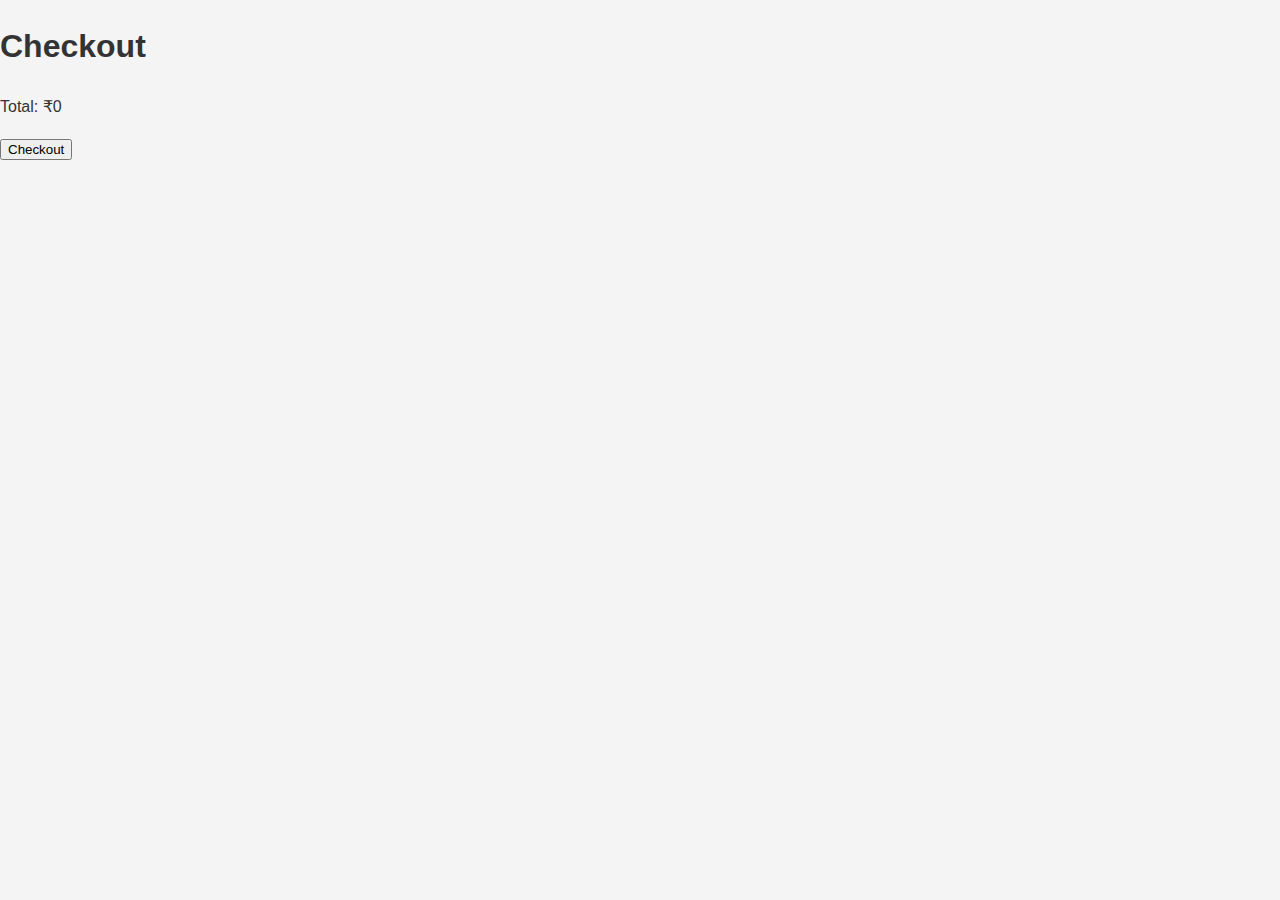
<file: Checkout.html>
<!DOCTYPE html>
<html lang="en">
<head>  
  <link rel="stylesheet" href="styles.css">
</head>
<body>
  <h1>Checkout</h1>
  <div id="cart-items"></div>
  <p id="total-price">Total: ₹0</p>
  
  <button onclick="checkout()">Checkout</button>

  <script>
    // Get cart and total price from localStorage
    let cart = JSON.parse(localStorage.getItem('cart')) || [];
    let totalPrice = parseInt(localStorage.getItem('totalPrice')) || 0;

    // Display cart items
    function displayCart() {
      const cartItemsList = document.getElementById('cart-items');
      cartItemsList.innerHTML = ''; // Clear previous content
      cart.forEach(item => {
        const li = document.createElement('li');
        li.textContent = `${item.name} - ₹${item.price} x ${item.quantity}`;
        cartItemsList.appendChild(li);
      });

      // Display total price
      document.getElementById('total-price').textContent = `Total: ₹${totalPrice}`;
    }

    // Checkout function
    function checkout() {
      if (cart.length === 0) {
        alert('Your cart is empty!');
      } else {
        alert(`Checkout successful! Total: ₹${totalPrice}`);
        // Clear cart and total from localStorage after checkout
        localStorage.removeItem('cart');
        localStorage.removeItem('totalPrice');
        cart = [];
        totalPrice = 0;
        displayCart();
      }
    }

    // Display cart on page load
    document.addEventListener('DOMContentLoaded', displayCart);
  </script>
</body>
</html>
</file>
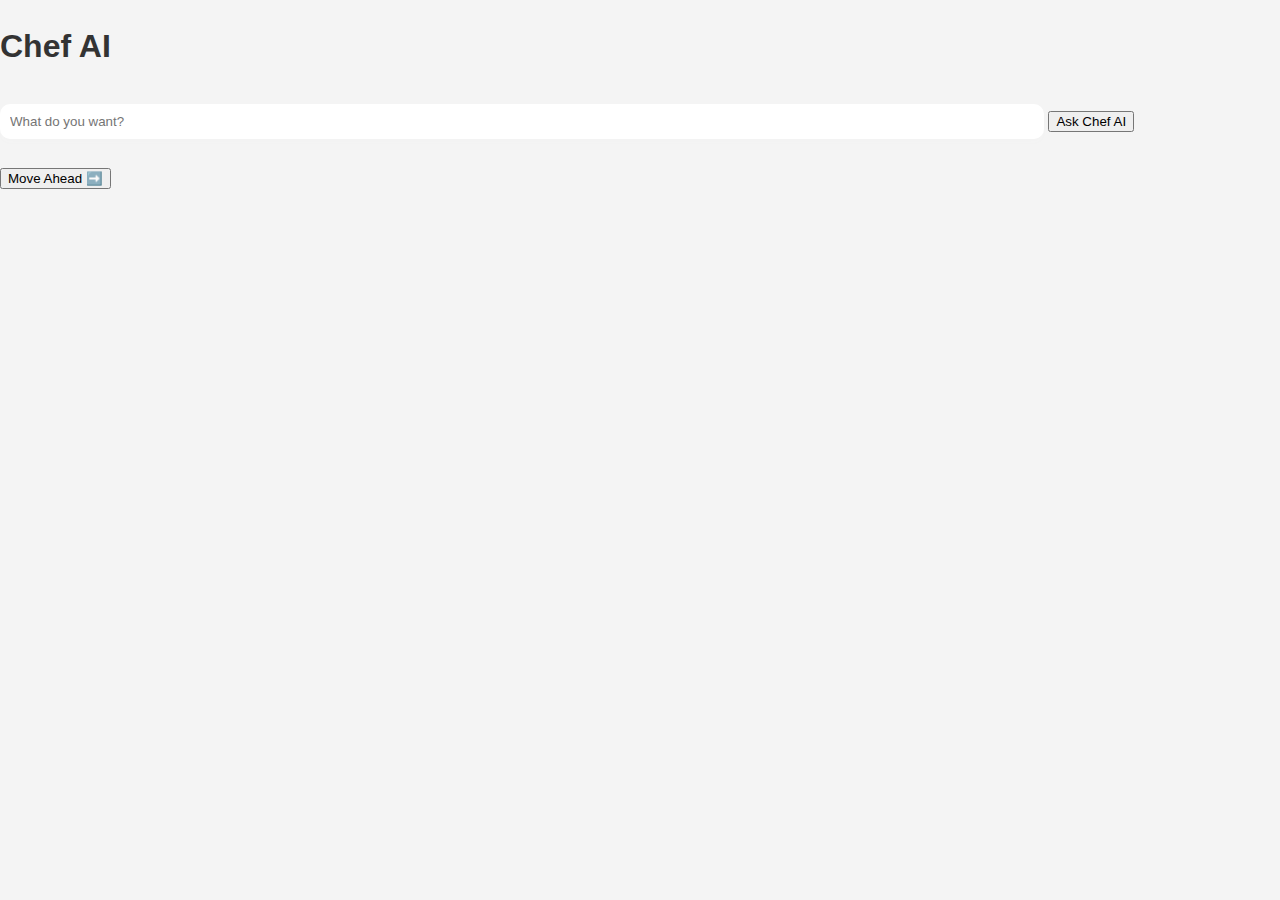
<file: ChefAI.html>
<!DOCTYPE html>
<html lang="en">
<head>
  <meta charset="UTF-8">
  <meta name="viewport" content="width=device-width, initial-scale=1.0">
  <title>Chef AI</title>
  <link rel="stylesheet" href="styles.css">
</head>
<body>
  <h1>Chef AI</h1>
  <div class="chef-ai">
    <input type="text" id="ai-input" placeholder="What do you want?" />
    <button onclick="processRequest()">Ask Chef AI</button>
    <p id="ai-response"></p>
  </div>
  
  <div id="ai-response"></div>
  <button onclick="moveToCheckout()">Move Ahead ➡️</button>

  <script>
    function processRequest() {
      const input = document.getElementById('ai-input').value;
      // Simulate AI response
      document.getElementById('ai-response').innerText = `Chef AI recommends: ${input}`;
    }

    function moveToCheckout() {
      window.location.href = 'Checkout.html';
    }
  </script>
  <script src="scripts.js"></script>
</body>
</html>
</file>
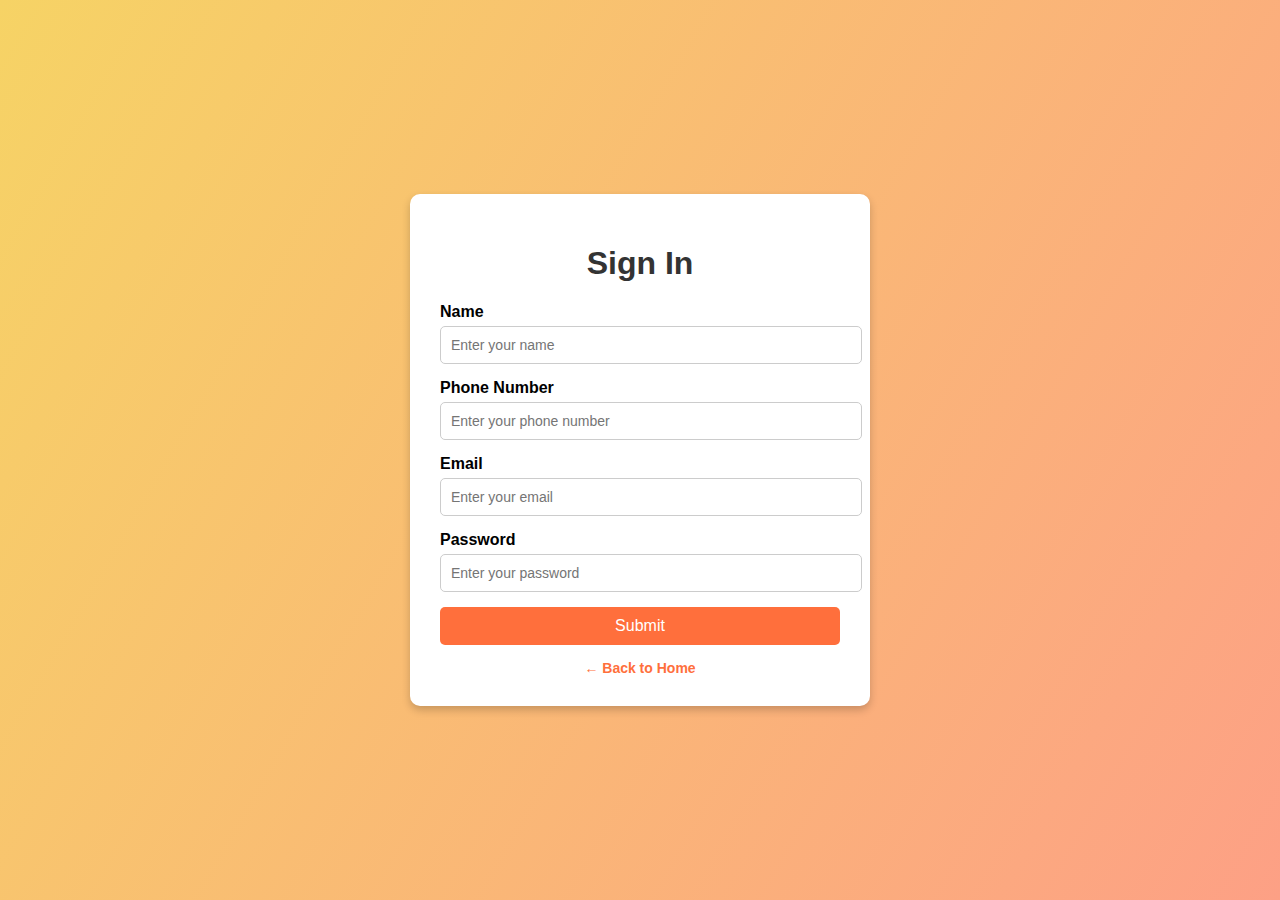
<file: login.html>
<!DOCTYPE html>
<html lang="en">
<head>
  <meta charset="UTF-8">
  <meta name="viewport" content="width=device-width, initial-scale=1.0">
  <title>Login Page</title>
  <style>
    body {
      font-family: Arial, sans-serif;
      margin: 0;
      padding: 0;
      background: linear-gradient(120deg, #f6d365, #fda085);
      height: 100vh;
      display: flex;
      justify-content: center;
      align-items: center;
    }
    .login-container {
      background:white;
      padding: 30px;
      border-radius: 10px;
      box-shadow: 0 4px 8px rgba(0, 0, 0, 0.2);
      width: 100%;
      max-width: 400px;
    }
    .login-container h1 {
      text-align: center;
      color: #333;
    }
    .form-group {
      margin-bottom: 15px;
    }
    .form-group label {
      display: block;
      font-weight: bold;
      margin-bottom: 5px;
    }
    .form-group input {
      width: 100%;
      padding: 10px;
      border: 1px solid #ccc;
      border-radius: 5px;
      font-size: 14px;
    }
    .form-group input:focus {
      outline: none;
      border-color: #ff6f3c;
      box-shadow: 0 0 5px rgba(255, 111, 60, 0.5);
    }
    .btn {
      width: 100%;
      padding: 10px;
      background: #ff6f3c;
      color: white;
      border: none;
      border-radius: 5px;
      font-size: 16px;
      cursor: pointer;
      transition: background 0.3s ease-in-out;
    }
    .btn:hover {
      background: #e63946;
    }
    /* Back button styles */
    .back-link {
      display: block;
      text-align: center;
      margin-top: 15px;
      color: #ff6f3c;
      text-decoration: none;
      font-size: 14px;
      font-weight: bold;
    }
    .back-link:hover {
      text-decoration: underline;
    }
  </style>
</head>
<body>
  <div class="login-container">
    <h1>Sign In</h1>
    <form>
      <div class="form-group">
        <label for="name">Name</label>
        <input type="text" id="name" placeholder="Enter your name" required>
      </div>
      <div class="form-group">
        <label for="phone">Phone Number</label>
        <input type="tel" id="phone" placeholder="Enter your phone number" required>
      </div>
      <div class="form-group">
        <label for="email">Email</label>
        <input type="email" id="email" placeholder="Enter your email" required>
      </div>
      <div class="form-group">
        <label for="password">Password</label>
        <input type="password" id="password" placeholder="Enter your password" required>
      </div>
      <button type="submit" class="btn">Submit</button>
    </form>
    <!-- Back button added here -->
    <a href="index.html" class="back-link">← Back to Home</a>
  </div>
</body>
</html>
</file>
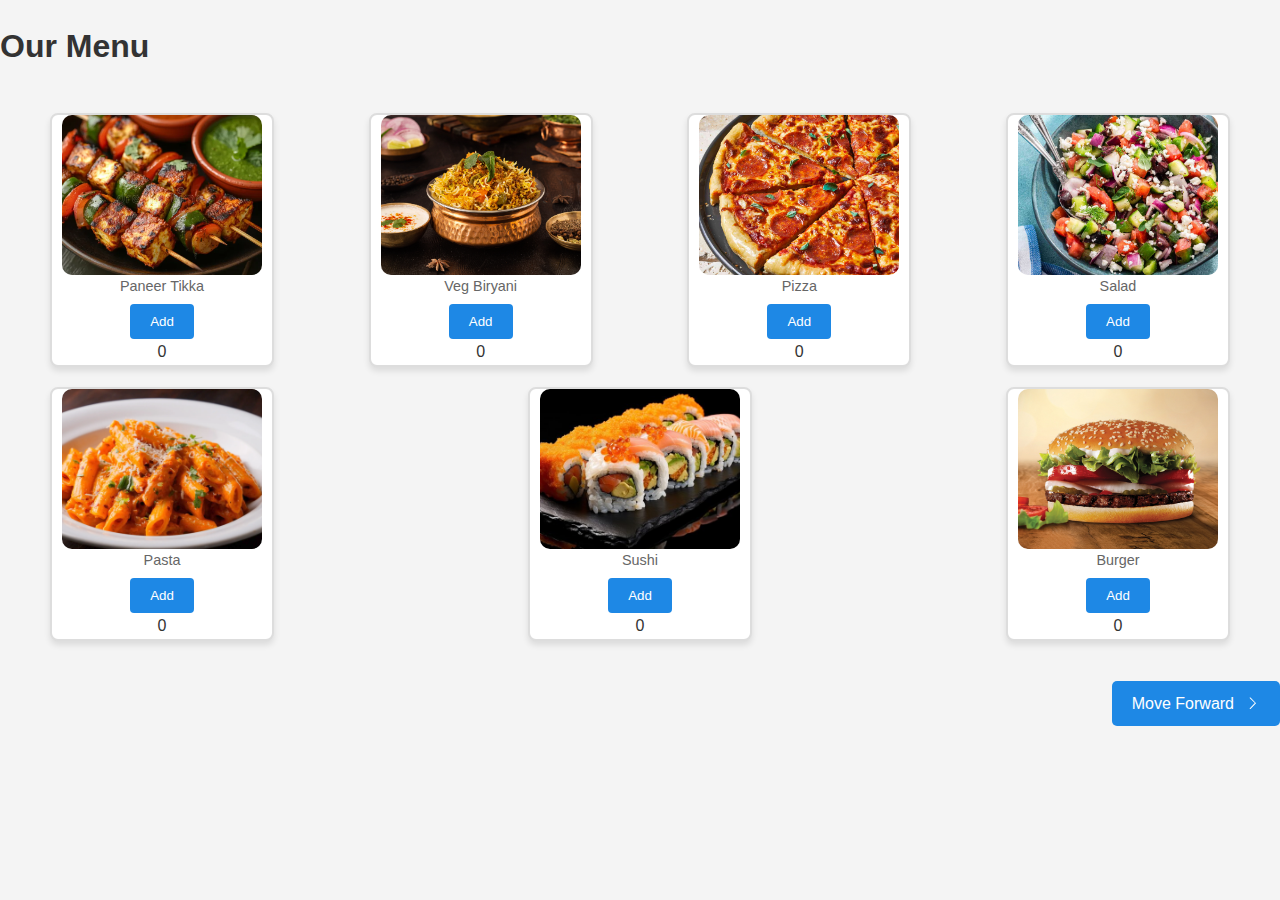
<file: menu.html>
<!DOCTYPE html>
<html lang="en">
<head>
  <meta charset="UTF-8">
  <meta name="viewport" content="width=device-width, initial-scale=1.0">
  <link rel="stylesheet" href="styles.css">
  <title>Our Menu</title>
</head>
<body>
  <header>
    <h1>Our Menu</h1>
  </header>

  <div class="menu-grid" id="menu-items">
    <!-- Paneer Tikka -->
    <div class="menu-item">
      <img src="paneer-tikka.jpg" alt="Paneer Tikka">
      <p>Paneer Tikka</p>
      <button onclick="addToCart('Paneer Tikka', 200, 0)">Add</button>
      <span class="item-count" id="item-count-0">0</span>
    </div>
    
    <!-- Veg Biryani -->
    <div class="menu-item">
      <img src="veg-biryani.jpg" alt="Veg Biryani">
      <p>Veg Biryani</p>
      <button onclick="addToCart('Veg Biryani', 150, 1)">Add</button>
      <span class="item-count" id="item-count-1">0</span>
    </div>
    
    <!-- Pizza -->
    <div class="menu-item">
      <img src="pizza.jpg" alt="Pizza">
      <p>Pizza</p>
      <button onclick="addToCart('Pizza', 300, 2)">Add</button>
      <span class="item-count" id="item-count-2">0</span>
    </div>
    
    <!-- Salad -->
    <div class="menu-item">
      <img src="dish3.jpg" alt="Salad">
      <p>Salad</p>
      <button onclick="addToCart('Salad', 100, 3)">Add</button>
      <span class="item-count" id="item-count-3">0</span>
    </div>
    
    <!-- Pasta -->
    <div class="menu-item">
      <img src="dish1.jpg" alt="Pasta">
      <p>Pasta</p>
      <button onclick="addToCart('Pasta', 250, 4)">Add</button>
      <span class="item-count" id="item-count-4">0</span>
    </div>
    
    <!-- Sushi -->
    <div class="menu-item">
      <img src="sushi.jpg" alt="Sushi">
      <p>Sushi</p>
      <button onclick="addToCart('Sushi', 350, 5)">Add</button>
      <span class="item-count" id="item-count-5">0</span>
    </div>

    <!-- Burger -->
    <div class="menu-item">
      <img src="burger.jpg" alt="Burger">
      <p>Burger</p>
      <button onclick="addToCart('Burger', 120, 6)">Add</button>
      <span class="item-count" id="item-count-6">0</span>
    </div>
  </div>

  <!-- Move Forward Button -->
  <div style="text-align: right; margin-top: 20px;">
    <a href="checkout.html" class="move-forward-btn">
      Move Forward
      <svg xmlns="http://www.w3.org/2000/svg" width="16" height="16" fill="currentColor" class="bi bi-arrow-right" viewBox="0 0 16 16">
        <path fill-rule="evenodd" d="M10.828 8L5.818 3.318a.5.5 0 1 1 .707-.707l5.303 5.303a.5.5 0 0 1 0 .707l-5.303 5.303a.5.5 0 0 1-.707-.707L10.828 8z"/>
      </svg>
    </a>
  </div>

  <script>
    let cart = [];

    function addToCart(item, price, index) {
      const existingItem = cart.find(cartItem => cartItem.name === item);
      if (existingItem) {
        existingItem.quantity += 1;
      } else {
        cart.push({ name: item, price, quantity: 1 });
      }
      updateItemCount(index);
    }

    function updateItemCount(index) {
      document.getElementById(`item-count-${index}`).textContent = cart.find(cartItem => cartItem.name === document.getElementById(`item-count-${index}`).parentNode.querySelector('p').textContent).quantity;
    }

    // Store the cart in localStorage and pass it to checkout
    function moveToCheckout() {
      localStorage.setItem('cart', JSON.stringify(cart));
      window.location.href = 'checkout.html';
    }
  </script>
</body>
</html>
</file>
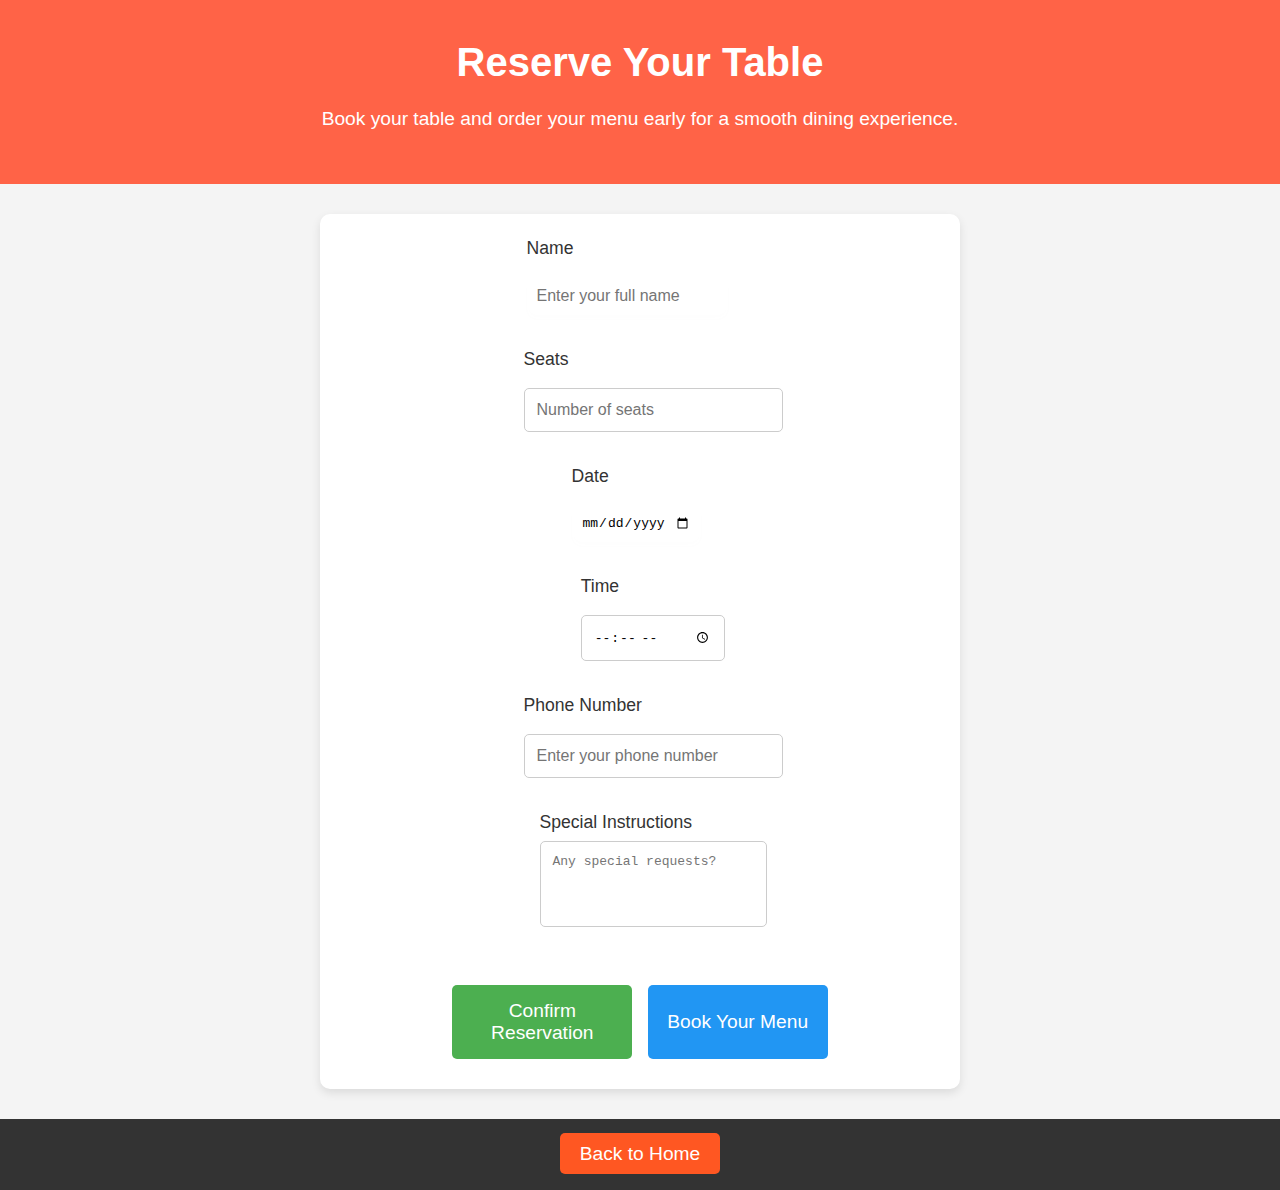
<file: reservation.html>
<!DOCTYPE html>
<html lang="en">
<head>
  <meta charset="UTF-8">
  <meta name="viewport" content="width=device-width, initial-scale=1.0">
  <link rel="stylesheet" href="styles.css">
  <title>Table Reservation</title>
</head>
<body>
  <header class="reservation-header">
    <h1 class="reservation-title">Reserve Your Table</h1>
    <p class="reservation-description">Book your table and order your menu early for a smooth dining experience.</p>
  </header>

  <section class="reservation-form-container">
    <form id="reservation-form" class="reservation-form">
      <div class="reservation-input-group">
        <label for="customer-name">Name</label>
        <input type="text" id="customer-name" class="reservation-input" placeholder="Enter your full name" required>
      </div>

      <div class="reservation-input-group">
        <label for="num-seats">Seats</label>
        <input type="number" id="num-seats" class="reservation-input" placeholder="Number of seats" required min="1">
      </div>

      <div class="reservation-input-group">
        <label for="reservation-date">Date</label>
        <input type="date" id="reservation-date" class="reservation-input" required>
      </div>

      <div class="reservation-input-group">
        <label for="reservation-time">Time</label>
        <input type="time" id="reservation-time" class="reservation-input" required>
      </div>

      <div class="reservation-input-group">
        <label for="customer-phone">Phone Number</label>
        <input type="tel" id="customer-phone" class="reservation-input" placeholder="Enter your phone number" required>
      </div>

      <div class="reservation-input-group">
        <label for="special-instructions">Special Instructions</label>
        <textarea id="special-instructions" class="reservation-input" placeholder="Any special requests?" rows="4"></textarea>
      </div>

      <div class="reservation-buttons">
        <button type="submit" class="btn-confirm">Confirm Reservation</button>
        <button type="button" class="btn-menu" onclick="window.location.href='menu.html'">Book Your Menu</button>
      </div>
    </form>
  </section>

  <footer class="footer">
    <a href="index.html" class="home-btn">Back to Home</a>
  </footer>

  <script src="scripts.js"></script>
</body>
</html>
</file>
<file: styles.css>
/* General Styles */
body {
    margin: 0;
    font-family: Arial, sans-serif;
    color: #333;
    line-height: 1.6;
}

.container {
    width: 90%;
    margin: 0 auto;
    max-width: 1200px;
}

h1, h2 {
    text-align: top;
}

a {
    text-decoration: none;
    color: white;
}

/* Default button styling */
.nav-links li a, .btn {
    text-decoration: none;
    padding: 10px 20px;
    border: 2px solid transparent;
    position: relative;
    font-weight: bold;
    color: #ffffff; /* White text for better readability */
    background: rgb(239, 235, 233); /* Warm orange color matching the image */
    border-radius: 5px;
    overflow: hidden; /* Prevent animation overflow */
    transition: all 0.3s ease-in-out;
    cursor: pointer;
}

/* Hover effect text color change */
.nav-links li a:hover, .btn:hover {
    color: #000000; /* Switch text to black for contrast */
}

/* Neon border animation */
.nav-links li a::before, .btn::before {
    content: "";
    position: absolute;
    inset: 0;
    border-radius: 5px;
    border: 2px solid transparent;
    background: linear-gradient(90deg, transparent, #ffe259, #ff6f3c, #ffe259, transparent);
    background-size: 300%; /* Wide enough for smooth movement */
    z-index: 1;
    pointer-events: none; /* Avoid blocking interactions */
    animation: neon-line 2s infinite linear; /* Continuous neon effect */
    opacity: 0; /* Hidden by default */
    transition: opacity 0.3s ease-in-out;
}

/* Show the neon border on hover */
.nav-links li a:hover::before, .btn:hover::before {
    opacity: 1;
}



/* Animation for moving neon line */
@keyframes neon-line {
    0% {
        background-position: 0% 0%;
    }
    100% {
        background-position: 300% 0%;
    }
}

  .nav-links li a:hover::before {
    content: '';
    position: absolute;
  }
  

.text-container {
    position: relative;
    top: -20px; /* Adjust these values for precise placement */
    left: 50px;
    text-align: left; /* Align text to the right */
    padding-left: 10px; /* Add padding if necessary to prevent shrinking */
    margin-left: 10px; /* Adjust if needed to balance layout */
}


.image-container img{
    float: right; /* Place image to the extreme right */
    width: 18%; /* Resize image as needed */
    border-radius: 25px;
    margin-top: -160px;
}


.btn:hover {
    background: #d62828;
}

/* Header Section */
.header {
    background: url('background2.jpg');
    background-size: 100%; /* Ensure images fill the area properly */
    background-position: 0 0, 100% 0; /* Start with background1 fully visible */
    color: white;
    height: 100vh;
    display: flex;
    flex-direction: column;
    justify-content: center;
    align-items: center;
    text-align: center;
    padding: 0%;
    position: relative;
 /* Animate background images */ 
    
}/* Menu Section */
.menu-grid {
    display: flex;
    flex-wrap: wrap; /* This ensures the items wrap to the next line */
    justify-content: space-between; /* Space out the items evenly */
    gap: 20px; /* Space between items */
    margin: 40px auto; /* Center the grid and add top-bottom margin */
    max-width: 1200px; /* Optional: Limit the max width of the grid */
}

/* Menu Item Styling */
.menu-item {
    background: #ffffff; /* Clean white background */
    border: 2px solid #ddd; /* Light gray border for separation */
    border-radius: 8px; /* Smooth corners */
    width: 200px; /* Fixed width for consistency */
    height: 250px; /* Adjusted height to fit content */
    display: flex;
    flex-direction: column;
    justify-content: space-between;
    align-items: center;
    text-align: center;
    box-shadow: 0 4px 6px rgba(0, 0, 0, 0.1); /* Subtle shadow for depth */
    transition: transform 0.3s ease, box-shadow 0.3s ease;
    cursor: pointer; /* Interactive cursor */
}

.menu-item:hover {
    transform: translateY(-5px); /* Slight lift on hover */
    box-shadow: 0 6px 10px rgba(0, 0, 0, 0.15); /* Enhanced shadow on hover */
    border-color: #1e88e5; /* Highlight border on hover */
}

.menu-item img {
    width: 100%; /* Make images fill the width of the container */
    height: 150px; /* Fixed height for consistency */
    object-fit: cover; /* Ensures images are not distorted */
    border-radius: 4px;
}

.menu-item p {
    font-size: 0.9rem;
    color: #666; /* Subtle gray for descriptions */
    margin: 0;
}

.menu-item button {
    padding: 10px 20px;
    background-color: #1e88e5;
    color: white;
    border: none;
    border-radius: 4px;
    cursor: pointer;
    margin-top: 6px; /* Added space between description and button */
    transition: background-color 0.3s ease;
}

.menu-item button:hover {
    background-color: #1565c0; /* Darker blue on hover */
}

/* Checkout Button Styling */
.checkout-btn {
    padding: 10px 20px;
    background-color: #1e88e5;
    color: white;
    border: none;
    border-radius: 4px;
    cursor: pointer;
    margin-top: 10px;
    transition: background-color 0.3s ease;
  }
  
  .checkout-btn:hover {
    background-color: #1565c0; /* Darker blue on hover */
  }
  
  .cart {
    margin-top: 20px;
    padding: 20px;
    background-color: #f9f9f9;
    border-radius: 8px;
    box-shadow: 0 4px 6px rgba(0, 0, 0, 0.1);
  }
  
  .cart ul {
    list-style-type: none;
    padding: 0;
  }
  
  .cart li {
    margin: 5px 0;
    font-size: 1rem;
  }
  
/* Responsive Design: Adjust layout for smaller screens */
@media (max-width: 768px) {
    .menu-grid {
        justify-content: center; /* Center items on smaller screens */
    }

    .menu-item {
        width: 150px; /* Adjust width for smaller screens */
        height: 230px; /* Adjust height */
    }
}

@media (max-width: 480px) {
    .menu-item {
        width: 100%; /* Full width for mobile screens */
        height: auto; /* Allow auto height */
    }
}

/* Background Animation (Move Left Effect) */
@keyframes backgroundAnimation {
    0% {
        background-position: 0 0, 100% 0; /* Start with the first image fully visible */
    }
    50% {
        background-position: -100% 0, 0 0; /* Move the first image to the left, second image comes into view */
    }
    100% {
        background-position: 0 0, 100% 0; /* Reset back to original positions */
    }
}
.search-container {
    display: flex;
    justify-content: center;
    align-items: center;
    margin: 0 auto; /*center horizontally */
    position: relative;
    top: -250px;/*adjust this value is lift it higher  */
  }
  
  .search-bar {
    width: 60%; /* Adjust width as needed */
    padding: 10px;
    font-size: 16px;
    border: 2px solid #ccc;
    border-radius: 15px;
    outline: none;
    transition: all 0.3s ease-in-out;
  }
  
  .search-bar:focus {
    border-color: #ff6347; /* Highlight color on focus */
    box-shadow: 0 0 8px rgba(255, 99, 71, 0.6);
  }
  
  .search-button {
    padding: 10px 20px;
    margin-left:10px;
    font-size: 16px;
    background-color: #ff6347; /* Button color */
    color: white;
    border: none;
    border-radius: 5px;
    cursor: pointer;
    transition: background-color 0.3s ease-in-out;
  }
  
  .search-button:hover {
    background-color: #ff4500; /* Darker shade on hover */
  }

/* Overlay to Improve Readability */
.header::after {
    content: "";
    position: absolute;
    top: 0;
    left: 0;
    width: 100%;
    height: 100%;
    background: rgba(0, 0, 0, 0.5); /* Darken the background */
    z-index: -1; /* Ensure the overlay is behind the text */
}

.header-content h1 {
    font-size: 3rem;
    margin-bottom: 250px;
    text-shadow: 2px 2px 5px rgba(0, 0, 0, 0.5);
}

.header-content p {
    font-size: 1.5rem;
    margin-bottom: 30px;
    text-shadow: 1px 1px 3px rgba(0, 0, 0, 0.5);
}

.header-content .btn {
    font-size: 1.2rem;
    padding: 10px 20px;
    border-radius: 5px;
}

/* Navigation Bar */
.navbar {
    position:fixed;
    top: 10px;
    left: 50%;
    transform: translateX(-50%);
    width: 96%;
    display: flex;
    justify-content: space-between;
    align-items: center;
    background-color: rgba(255, 255, 255, 0.3);
    padding: 10px 20px;
    box-shadow: 0 2px 5px rgba(0, 0, 0, 0.1);
    border-radius: 15px;
    z-index: 1000;
}

/* Logo or brand */
.logo {
    position: absolute;
    top: -18px;
    left: 10px;
    width: 100px;
    height: auto;
}

/* Navigation Links */
.navbar ul {
    list-style: none;
    display: flex;
    justify-content: space-evenly;
    width: 100%;
    padding: 0;
    margin: 0;
}

.navbar ul li {
    display: inline-block;
}

.navbar ul li a {
    text-decoration: none;
    color: #333;
    font-size: 1rem;
    font-weight: 500;
    padding: 10px 15px;
    border-radius: 5px;
    transition: background 0.3s ease, color 0.3s ease;
}

.navbar ul li a:hover {
    background-color: #ff6f61;
    color: white;
}

/* Login Button */
.login-button {
    padding: 10px 20px;
    background-color: #ff6347;
    color: white;
    border: none;
    border-radius: 5px;
    cursor: pointer;
}

.login-button:hover {
    background-color: #ff4500;
}

/* Mobile Responsiveness */
@media (max-width: 768px) {
        .menu-container {
            flex-direction: column;
            align-items: center;
        }
    
        .arrow {
            position: static;
            transform: none;
            margin: 10px;
        }

    .navbar ul {
        flex-direction: column;
        gap: 15px;
    }
}

/* About Section */
.about {
    padding: 50px 0;
    text-align: center;
}
/* Reservation Section */
.reservation {
    padding: 50px 0;
    background:linear-gradient(45deg,#ff4e50,#f9d423);
    color: white;
    text-align: left;
    display: flex;
    justify-content: space-around;
    flex-wrap: wrap;
}

/* Menu Container */
.menu-container {
    position: relative;
    text-align: center;
    padding: 50px 0;
    background: #f8f9fa;
}

/* Menu Wrapper */
.menu-wrapper {
    display: flex;
    flex-direction: column;
    align-items: center;
    position: relative;
    width: 80%;
    margin: 0 auto;
    overflow: hidden;
}

/* Arrows */
.arrow {
    position: absolute;
    top: 50%;
    transform: translateY(-50%); /* Center vertically */
    font-size: 24px;
    background-color: #f44336;
    color: white;
    border: none;
    cursor: pointer;
    padding: 10px 20px;
    z-index: 10; /* Ensure arrows are above the menu items */
}

#prev {
    left: 0px;
}

#next {
    right: 0px;
}

/* Menu Items */
.menu-items {
    display: flex;
    overflow: hidden; /* This hides the items that are out of view */
    transition: transform 0.3s ease-in-out;
    width: 660px; /* Adjust this based on 3 items and their width (220px * 3) */
    margin: 0 auto;}

/* Individual Menu Item */
.menu-item {
    flex: 0 0 220px; /* Ensures each item takes 220px width */
    margin: 0 10px;
    text-align: center;
    transition: transform 0.3s ease-in-out;
}

.menu-item img {
    width: 200px;
    height: 200px;
    object-fit: cover;
    border-radius: 10px;
}


/* Responsive Design */
@media (max-width: 768px) {
    .menu-container {
        flex-direction: column;
        align-items: center;
    }

    .arrow {
        position: static;
        margin: 10px 0;
    }
}





form {
    display: flex;
    flex-direction: column;
    align-items: center;
}

form input, form button {
    margin: 10px 0;
    padding: 10px;
    width: 50%;
}

input[type="text"], input[type="email"], input[type="date"] {
    border: none;
    border-radius: 10px;
    box-shadow: 0 4px 6px rgba(175, 165, 165, 0.01);
    padding: 10px;
    width: 80%;
    margin: 10px 0;
    
}

 form button {
    background-color: #ff7f50;
    border: none;
    border-radius: 10px;
    color: white;
    padding: 10px 20px;
    cursor: pointer;
    transition: transform 0.3s;
}
form button:hover {
    background-color: #ff6347;
    transform: scale(1.1);
}
/* Animation for login heading */
h2 {
    opacity: 0; /* Initially hidden */
    transform: translateY(-20px); /* Moves the heading up slightly */
    animation: fadeInMove 1.5s ease-in-out forwards;
}

/* Keyframes for the fade-in and move animation */
@keyframes fadeInMove {
    0% {
        opacity: 0;
        transform: translateY(-20px);
    }
    100% {
        opacity: 1;
        transform: translateY(0);
    }
}
/* Footer */
.footer {
    background: #333;
    color: white;
    text-align: center;
    padding: 20px 0;
}

.nav-links {
    list-style: none;
    display: flex;
    justify-content: center;
    align-items: center;
    margin: 0;
    padding: 0;
}

.nav-links li {
    margin: 0.9px;
}

.nav-links a {
    text-decoration: none;
    color: #333;
    font-size: 32px;
    font-weight: 500;
    transition: color 0.3s ease;
}

.nav-links a:hover {
    color: #ff6347;
}
/* For Move Forward Button */
.move-forward-btn {
    display: inline-flex;
    align-items: center;
    justify-content: center;
    padding: 10px 20px;
    background-color: #1e88e5;
    color: white;
    border: none;
    border-radius: 5px;
    cursor: pointer;
    font-size: 1rem;
    text-decoration: none;
    transition: background-color 0.3s ease, transform 0.3s ease;
  }
  
  .move-forward-btn:hover {
    background-color: #1565c0;
    transform: translateX(5px); /* Slight slide effect on hover */
  }
  
  .move-forward-btn svg {
    margin-left: 10px;
    fill: white;
  }
  /* Global Styles */
body {
    font-family: 'Arial', sans-serif;
    background-color: #f4f4f4;
    margin: 0;
    padding: 0;
  }
  
  .reservation-header {
    background-color: #FF6347; /* Tomato red color */
    color: white;
    text-align: center;
    padding: 30px;
  }
  
  .reservation-title {
    font-size: 2.5em;
    margin: 0;
  }
  
  .reservation-description {
    font-size: 1.2em;
    margin-top: 10px;
  }
  
  /* Reservation Form Styles */
  .reservation-form-container {
    max-width: 600px;
    margin: 30px auto;
    background-color: white;
    padding: 20px;
    border-radius: 10px;
    box-shadow: 0 4px 10px rgba(0, 0, 0, 0.1);
  }
  
  .reservation-input-group {
    margin-bottom: 20px;
  }
  
  label {
    display: block;
    font-size: 1.1em;
    margin-bottom: 5px;
    color: #333;
  }
  
  .reservation-input {
    width: 100%;
    padding: 12px;
    border-radius: 5px;
    border: 1px solid #ccc;
    font-size: 1em;
  }
  
  textarea {
    width: 100%;
    padding: 12px;
    border-radius: 5px;
    border: 1px solid #ccc;
    font-size: 1em;
    resize: none;
  }
  
  .reservation-buttons {
    display: flex;
    justify-content: space-between;
    margin-top: 20px;
  }
  
  .btn-confirm, .btn-menu {
    width: 48%;
    padding: 15px;
    font-size: 1.2em;
    border: none;
    border-radius: 5px;
    cursor: pointer;
  }
  
  .btn-confirm {
    background-color: #4CAF50; /* Green button for confirmation */
    color: white;
  }
  
  .btn-confirm:hover {
    background-color: #45a049;
  }
  
  .btn-menu {
    background-color: #2196F3; /* Blue button for booking menu */
    color: white;
  }
  
  .btn-menu:hover {
    background-color: #1976D2;
  }
  
  footer {
    text-align: center;
    margin-top: 30px;
  }
  
  .home-btn {
    background-color: #FF5722;
    color: white;
    padding: 10px 20px;
    text-decoration: none;
    border-radius: 5px;
    font-size: 1.2em;
  }
  
  .home-btn:hover {
    background-color: #e64a19;
  }
</file>
